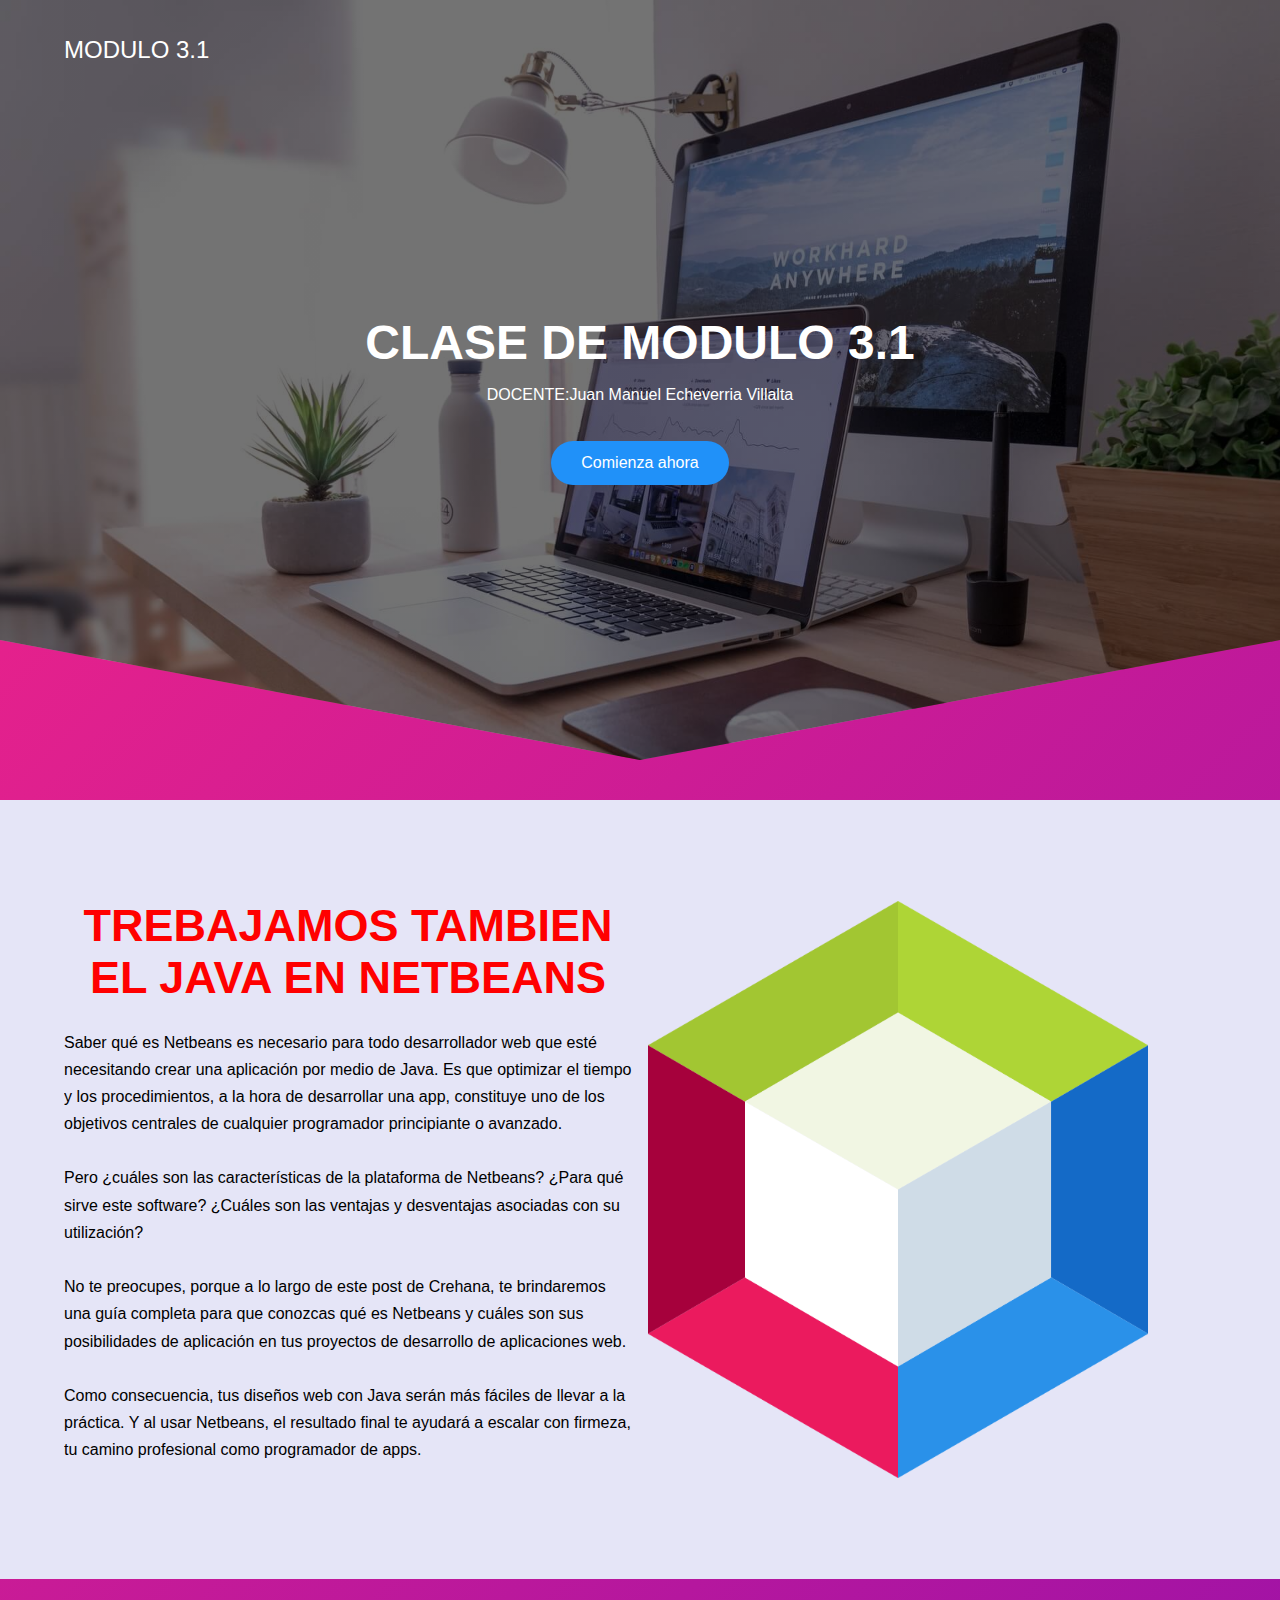
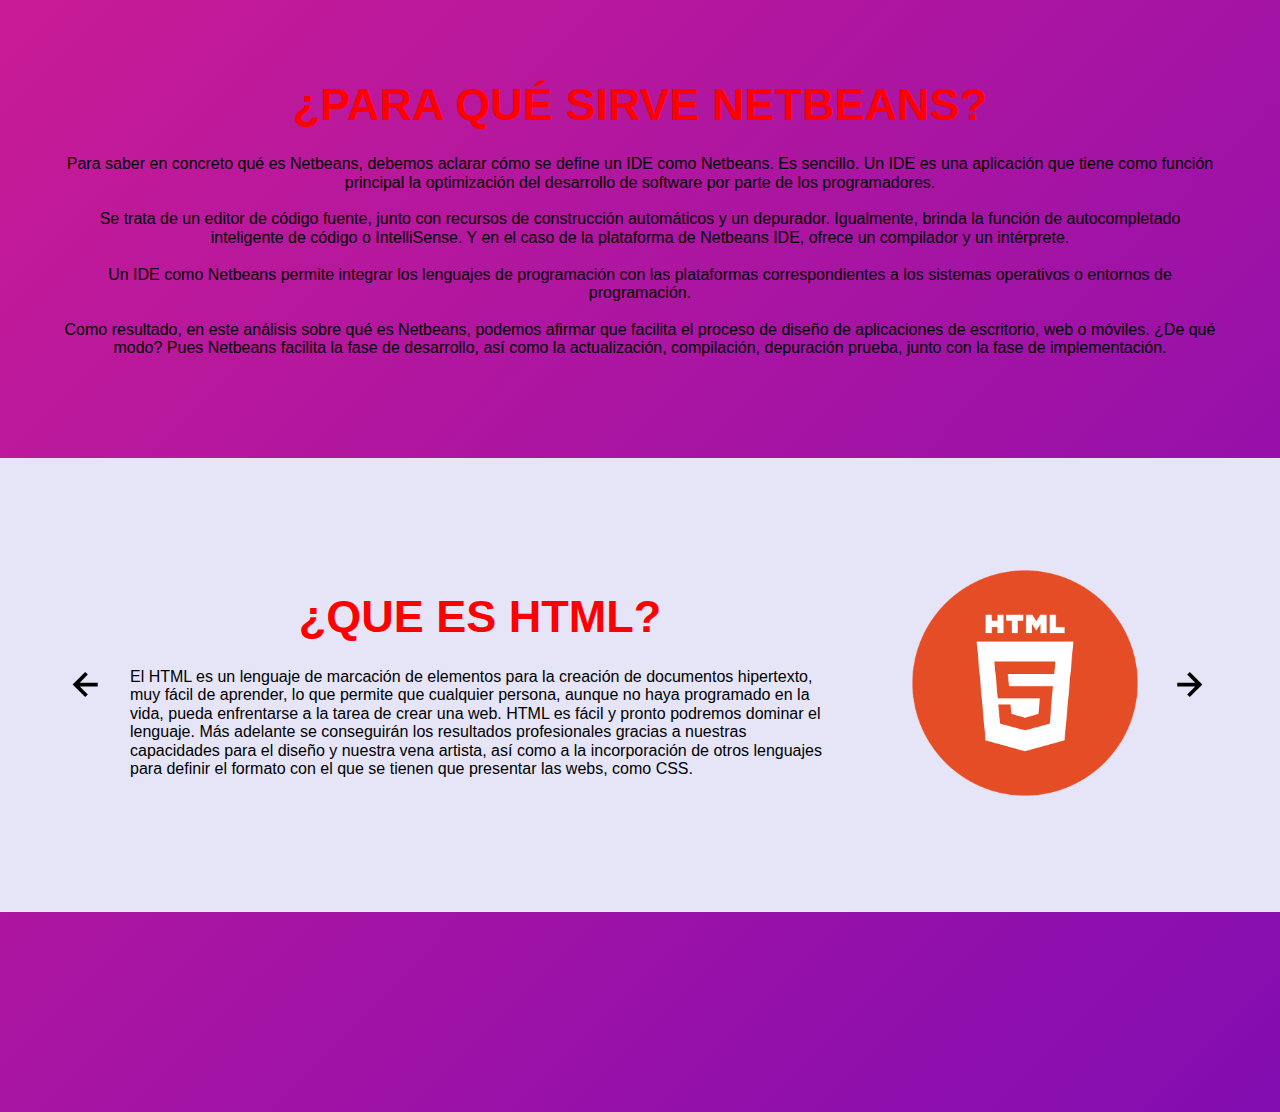
<file: modulo1/modulo1.html>
<!DOCTYPE html>
<html lang="es">

<head>
    <meta charset="UTF-8">
    <meta http-equiv="X-UA-Compatible" content="IE=edge">
    <meta name="viewport" content="width=device-width, initial-scale=1.0">
    <title>MODULO 3.1</title>
    <link rel="shortcut icon" href="./images/favicon" type="image/x-icon">
    <link rel="stylesheet" href="./css/normalize.css">
    <link rel="stylesheet" href="./css/estilos.css">

    <meta name="theme-color" content="#2091F9">

    <meta name="title" content="Aprende CSS desde cero">
    <meta name="description"
        content="Hola, soy una descripción que verás cuando busques algo de mi temática en Google.">


    <meta property="og:type" content="website">
    <meta property="og:url" content="https://alexcgdesign.github.io">
    <meta property="og:title" content="Aprende CSS desde cero">
    <meta property="og:description"
        content="Hola, soy una descripción que verás cuando busques algo de mi temática en Google.">
    <meta property="og:image" content="https://alexcgdesign.github.io/images/css.jpg">

    <meta property="twitter:card" content="summary_large_image">
    <meta property="twitter:url" content="https://www.jordanalex.com/">
    <meta property="twitter:title" content="Aprende CSS desde cero">
    <meta property="twitter:description"
        content="Hola, soy una descripción que verás cuando busques algo de mi temática en Google.">
    <meta property="twitter:image" content="https://alexcgdesign.github.io/images/css.jpg">
</head>

<body>

    <header class="hero">
        <nav class="nav container">
            <div class="nav__logo">
                <h2 class="nav__title">MODULO 3.1</h2>
            </div>

           
            <div class="nav__menu">
                <img src="./images/menu.svg" class="nav__img">
            </div>
        </nav>

        <section class="hero__container container">
            <h1 class="hero__title">CLASE DE MODULO 3.1</h1>
            <p class="hero__paragraph">DOCENTE:Juan Manuel Echeverria Villalta </p>
            <a href="#" class="cta">Comienza ahora</a>
        </section>
    </header>

    <main>


        <section class="knowledge">
            <div class="knowledge__container container">
                <div class="knowledege__texts">
                    <h2 class="subtitle">trebajamos tambien el JAVA en NetBeans</h2>
                    <p class="knowledge__paragraph">Saber qué es Netbeans es necesario para todo desarrollador web que esté necesitando crear una aplicación por medio de Java. Es que optimizar el tiempo y los procedimientos, a la hora de desarrollar una app, constituye uno de los objetivos centrales de cualquier programador principiante o avanzado. 
<br><br>
                    Pero ¿cuáles son las características de la plataforma de Netbeans? ¿Para qué sirve este software? ¿Cuáles son las ventajas y desventajas asociadas con su utilización?
<br><br>
                    No te preocupes, porque a lo largo de este post de Crehana, te brindaremos una guía completa para que conozcas qué es Netbeans y cuáles son sus posibilidades de aplicación en tus proyectos de desarrollo de aplicaciones web. 
<br><br>
                    Como consecuencia, tus diseños web con Java serán más fáciles de llevar a la práctica. Y al usar Netbeans, el resultado final te ayudará a escalar con firmeza, tu camino profesional como programador de apps.</p>

                </div>

                <figure class="knowledge__picture">
                    <img src="./images/ft1.png" class="knowledge__img">
                </figure>
            </div>
        </section>

        <section class="price container">
            <h2 class="subtitle">¿para qué sirve Netbeans?</h2>

Para saber en concreto qué es Netbeans, debemos aclarar cómo se define un IDE como Netbeans. Es sencillo. Un IDE es una aplicación que tiene como función principal la optimización del desarrollo de software por parte de los programadores.
<br><br>
Se trata de un editor de código fuente, junto con recursos de construcción automáticos y un depurador. Igualmente, brinda la función de autocompletado inteligente de código o IntelliSense. Y en el caso de la plataforma de Netbeans IDE, ofrece un compilador y un intérprete. 
<br><br>
Un IDE como Netbeans permite integrar los lenguajes de programación con las plataformas correspondientes a los sistemas operativos o entornos de programación.
<br><br>
Como resultado, en este análisis sobre qué es Netbeans, podemos afirmar que facilita el proceso de diseño de aplicaciones de escritorio, web o móviles. ¿De qué modo? Pues Netbeans facilita la fase de desarrollo, así como la actualización, compilación, depuración prueba, junto con la fase de implementación.


            </div>
        </section>

        <section class="testimony">
            <div class="testimony__container container">
                <img src="./images/leftarrow.svg" class="testimony__arrow" id="before">

                <section class="testimony__body testimony__body--show" data-id="1">
                    <div class="testimony__texts">
                        <h2 class="subtitle">¿Que es HTML? </h2>
                        <p class="testimony__review">El HTML es un lenguaje de marcación de elementos para la creación de documentos hipertexto, muy fácil de aprender, lo que permite que cualquier persona, aunque no haya programado en la vida, pueda enfrentarse a la tarea de crear una web. HTML es fácil y pronto podremos dominar el lenguaje. Más adelante se conseguirán los resultados profesionales gracias a nuestras capacidades para el diseño y nuestra vena artista, así como a la incorporación de otros lenguajes para definir el formato con el que se tienen que presentar las webs, como CSS.</p>
                    </div>

                    <figure class="testimony__picture">
                        <img src="./images/ft2.png" class="testimony__img">
                    </figure>
                </section>

                <section class="testimony__body" data-id="2">
                    <div class="testimony__texts">
                        <h2 class="subtitle">¿Que es CSS?</h2>
                        <p class="testimony__review">El HTML y CSS tienen una relación muy fuerte entre ellos, ya que el HTML es un lenguaje de marcado (constituye la base de un sitio web) y CSS define el estilo de la página (toda la parte estética).
                         <br><br>
                        A pesar de que las Hojas de Estilo en Cascada no son imprescindibles, son importantes para darle forma y apariencia a tu página web. Si solo usas HTML tu página se verá desnuda y no destacará entre la competencia.</p>
                    </div>

                    <figure class="testimony__picture">
                        <img src="./images/ft3.jpg" class="testimony__img">
                    </figure>
                </section>

                <section class="testimony__body" data-id="3">
                    <div class="testimony__texts">
                        <h2 class="subtitle">¿Que es PHP?</h2>
                        <p class="testimony__review">PHP es un lenguaje de código abierto muy popular, adecuado para desarrollo web y que puede ser incrustado en HTML. Es popular porque un gran número de páginas y portales web están creadas con PHP. Código abierto significa que es de uso libre y gratuito para todos los programadores que quieran usarlo. Incrustado en HTML significa que en un mismo archivo vamos a poder combinar código PHP con código HTML, siguiendo unas reglas.</p>
                    </div>

                    <figure class="testimony__picture">
                        <img src="./images/ft4.png" class="testimony__img">
                    </figure>
                </section>

                <section class="testimony__body" data-id="4">
                    <div class="testimony__texts">
                        <h2 class="subtitle">¿Que es JAVA?</h2>
                        <p class="testimony__review">“Java es un lenguaje de programación y una plataforma informática comercializada por primera vez en 1995 por Sun Microsystems”. Así de fácil resume la propia web de Java qué es esta tecnología que tantos éxitos le ha reportado a la compañía.
                         <br><br>
                        Nació con el objetivo de ser un lenguaje de programación de estructura sencilla que pudiera ser ejecutado en diversos sistemas operativos. En lo que respecta a su nombre, inicialmente iba a denominarse Oak pero, como esta marca ya estaba registrada, se acabó optando por Java.</p>
                    </div>

                    <figure class="testimony__picture">
                        <img src="./images/ft5.png" class="testimony__img">
                    </figure>
                </section>


                <img src="./images/rightarrow.svg" class="testimony__arrow" id="next">
            </div>
        </section>

        <section class="questions container">
 


    <script src="./js/slider.js"></script>
    <script src="./js/questions.js"></script>
    <script src="./js/menu.js"></script>
</body>

</html>
</file>
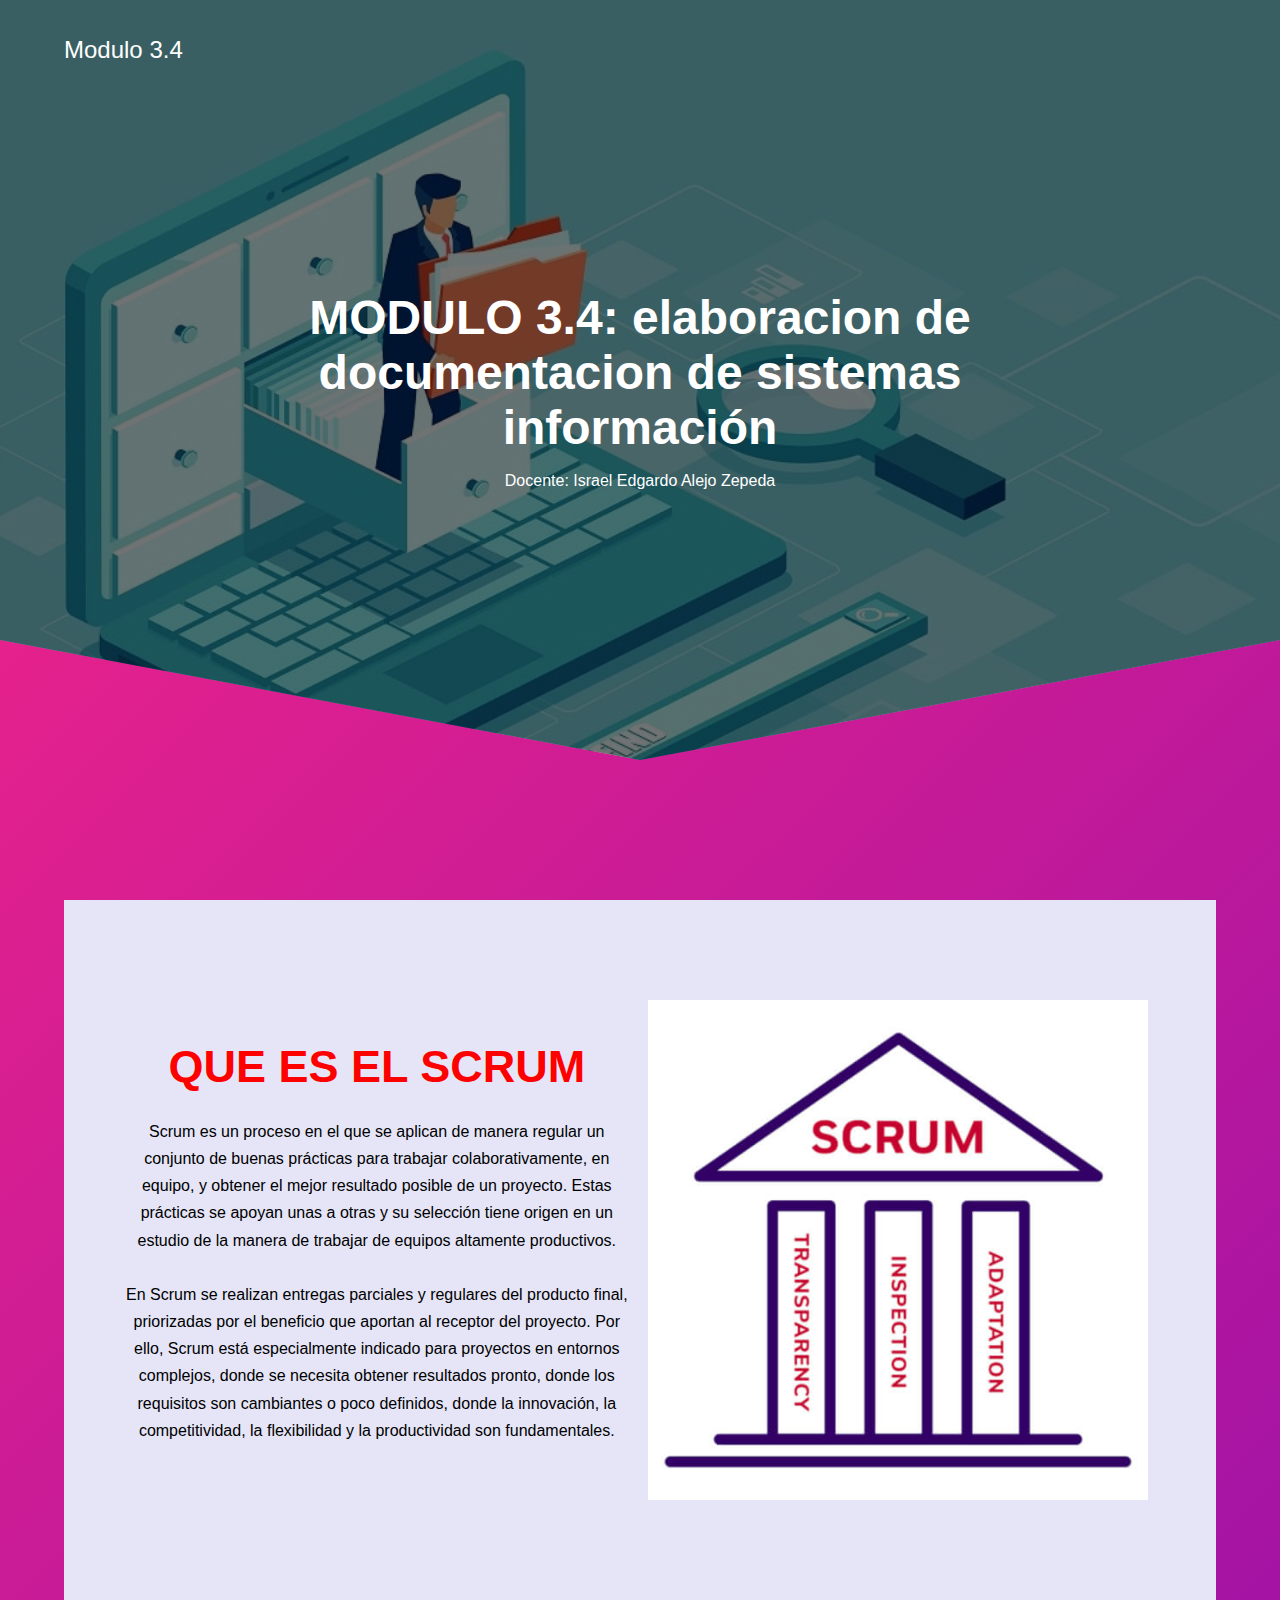
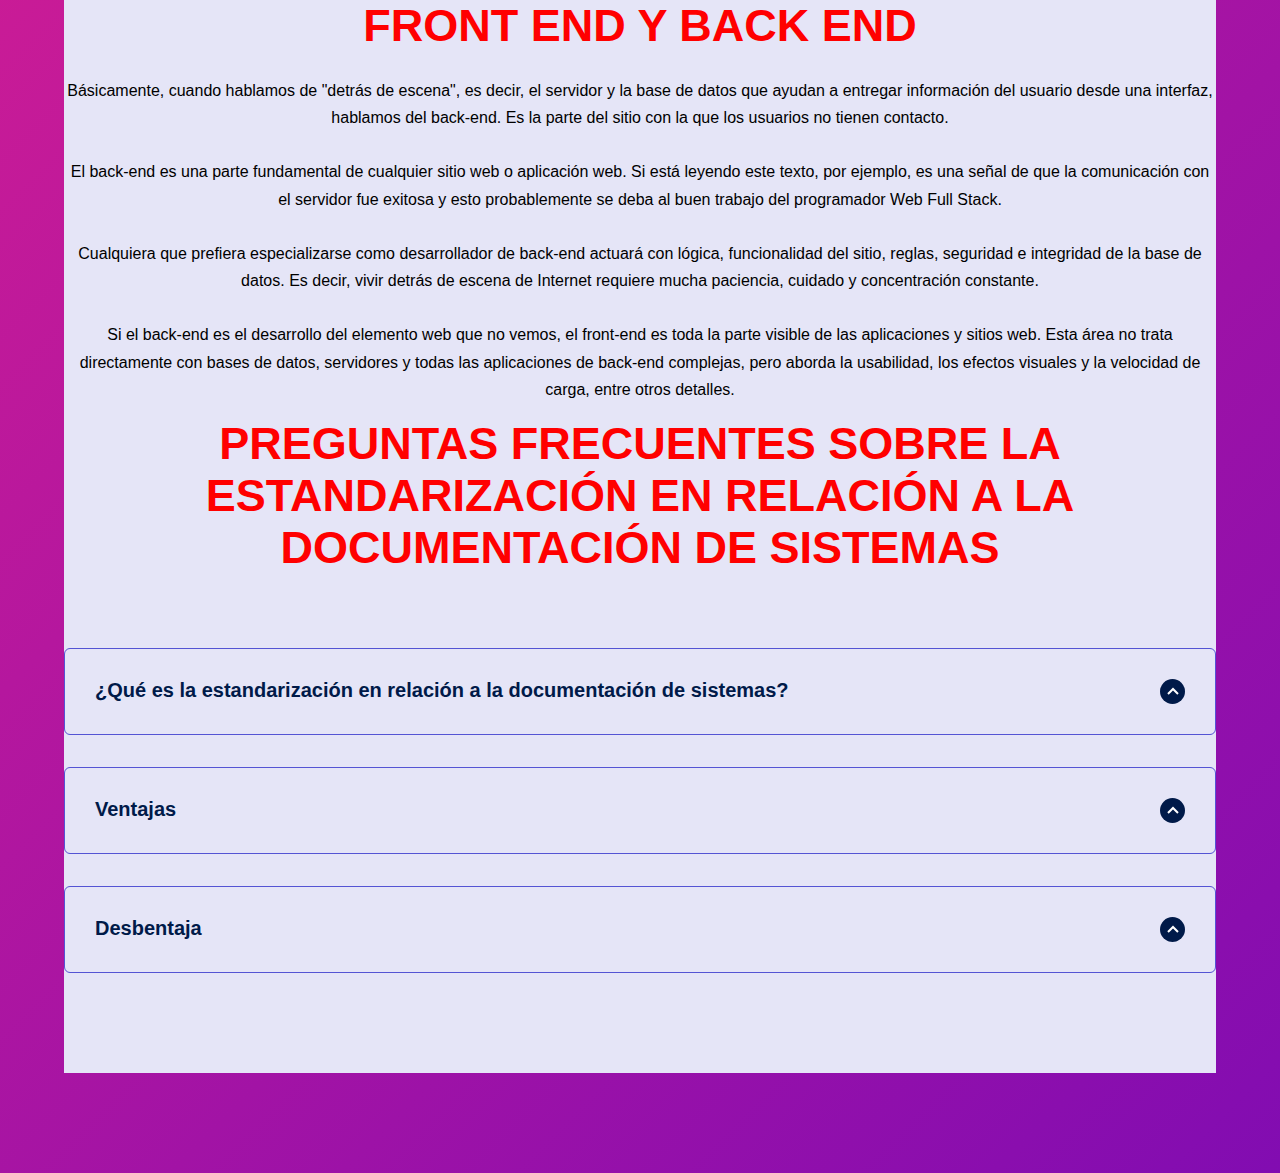
<file: modulo2/modulo2.html>
<!DOCTYPE html>
<html lang="es">

<head>
    <meta charset="UTF-8">
    <meta http-equiv="X-UA-Compatible" content="IE=edge">
    <meta name="viewport" content="width=device-width, initial-scale=1.0">
    <title>modulo3.4</title>
    <link rel="shortcut icon" href="./images/" type="image/x-icon">
    <link rel="stylesheet" href="./css/normalize.css">
    <link rel="stylesheet" href="./css/estilos.css">

    <meta name="theme-color" content="#2091F9">

    <meta name="title" content="Aprende CSS desde cero">
    <meta name="description"
        content="Hola, soy una descripción que verás cuando busques algo de mi temática en Google.">


    <meta property="og:type" content="website">
    <meta property="og:url" content="https://alexcgdesign.github.io">
    <meta property="og:title" content="Aprende CSS desde cero">
    <meta property="og:description"
        content="Hola, soy una descripción que verás cuando busques algo de mi temática en Google.">
    <meta property="og:image" content="https://alexcgdesign.github.io/images/css.jpg">

    <meta property="twitter:card" content="summary_large_image">
    <meta property="twitter:url" content="https://www.jordanalex.com/">
    <meta property="twitter:title" content="Aprende CSS desde cero">
    <meta property="twitter:description"
        content="Hola, soy una descripción que verás cuando busques algo de mi temática en Google.">
    <meta property="twitter:image" content="https://alexcgdesign.github.io/images/css.jpg">
</head>

<body>

    <header class="hero">
        <nav class="nav container">
            <div class="nav__logo">
                <h2 class="nav__title">Modulo 3.4</h2>
            </div>

            

            <div class="nav__menu">
                <img src="./images/menu.svg" class="nav__img">
            </div>
        </nav>

        <section class="hero__container container">
            <h1 class="hero__title">MODULO 3.4: elaboracion de documentacion de sistemas información</h1>
            <p class="hero__paragraph">Docente: Israel Edgardo Alejo Zepeda</p>
        </section>
    </header>

    <main>
        <section class="container about">

   

        <section class="knowledge">
            <div class="knowledge__container container">
                <div class="knowledege__texts">
                    <h2 class="subtitle">QUE ES EL SCRUM</h2>
                    <p class="knowledge__paragraph">Scrum es un proceso en el que se aplican de manera regular un conjunto de buenas prácticas para trabajar colaborativamente, en equipo, y obtener el mejor resultado posible de un proyecto. Estas prácticas se apoyan unas a otras y su selección tiene origen en un estudio de la manera de trabajar de equipos altamente productivos.
                    <br><br>
                    En Scrum se realizan entregas parciales y regulares del producto final, priorizadas por el beneficio que aportan al receptor del proyecto. Por ello, Scrum está especialmente indicado para proyectos en entornos complejos, donde se necesita obtener resultados pronto, donde los requisitos son cambiantes o poco definidos, donde la innovación, la competitividad, la flexibilidad y la productividad son fundamentales.</p>
                </div>

                <figure class="knowledge__picture">
                    <img src="./images/ft1.jpeg" class="knowledge__img">
                </figure>
            </div>
        </section>

        <section class="knowledge">
            <h2 class="subtitle">FRONT END Y BACK END</h2>
        <p class="knowledge__paragraph">Básicamente, cuando hablamos de "detrás de escena", es decir, el servidor y la base de datos que ayudan a entregar información del usuario desde una interfaz, hablamos del back-end. Es la parte del sitio con la que los usuarios no tienen contacto.  
<br><br>
        El back-end es una parte fundamental de cualquier sitio web o aplicación web. Si está leyendo este texto, por ejemplo, es una señal de que la comunicación con el servidor fue exitosa y esto probablemente se deba al buen trabajo del programador Web Full Stack.  
<br><br>
        Cualquiera que prefiera especializarse como desarrollador de back-end actuará con lógica, funcionalidad del sitio, reglas, seguridad e integridad de la base de datos. Es decir, vivir detrás de escena de Internet requiere mucha paciencia, cuidado y concentración constante.
<br><br>
        Si el back-end es el desarrollo del elemento web que no vemos, el front-end es toda la parte visible de las aplicaciones y sitios web. Esta área no trata directamente con bases de datos, servidores y todas las aplicaciones de back-end complejas, pero aborda la usabilidad, los efectos visuales y la velocidad de carga, entre otros detalles.</p>
       </section>





        <section class="knowledge">
            <h2 class="subtitle">Preguntas frecuentes Sobre la estandarización en relación a la documentación de sistemas</h2>


            <section class="questions__container">
                <article class="questions__padding">
                    <div class="questions__answer">
                        <h3 class="questions__title">¿Qué es la estandarización en relación a la documentación de sistemas?
                            <span class="questions__arrow">
                                <img src="./images/arrow.svg" class="questions__img">
                            </span>
                        </h3>

                        <p class="questions__show">Por mucho que los sectores financiero y bancario en su conjunto tengan particularidades en su gestión, existen departamentos y tareas que siguen las mismas especificidades de cualquier tipo de negocio. Uno de esos aspectos es la estandarización de procesos.
<br><br>
                        Muchos gerentes creen que organizar actividades, automatizar sectores y documentar todo lo que se hace son medidas que solo afectan la planificación y organización de la empresa.
<br><br>
                        Sin embargo, la estandarización del proceso va más allá, ya que permite aumentar los resultados de la corporación al maximizar la rentabilidad y reducir los costos innecesarios. Si la empresa en la que se encuentra está atascada en el tiempo y carece de indicadores, vea cómo la estandarización puede ayudar.</p>
                    </div>
                </article>

                <article class="questions__padding">
                    <div class="questions__answer">
                        <h3 class="questions__title">Ventajas 
                            <span class="questions__arrow">
                                <img src="./images/arrow.svg" class="questions__img">
                            </span>
                        </h3>

                        <p class="questions__show">
                            1. Centralización de la información
                            <br><br>
                            2. Acceso a la información
                            <br><br>
                            3. Informatización de procesos documentales
                            <br><br>
                            4. Seguridad y confidencialidad
                            <br><br>
                            5. Cumplimiento de los requisitos ISO
                            <br><br>
                        </p>
                    </div>
                </article>

                <article class="questions__padding">
                    <div class="questions__answer">
                        <h3 class="questions__title">Desbentaja
                            <span class="questions__arrow">
                                <img src="./images/arrow.svg" class="questions__img">
                            </span>
                        </h3>

                        <p class="questions__show">
                            1- No existe un estándar con respecto a formatos electrónicos por lo que podemos encontrar múltiples procesos y formatos haciendo más complicado el decidir qué queremos.
<br><br>
                            2- Comenzar un proceso desde cero en una empresa puede tomar mucho tiempo, además de un cambio en la cultura de almacenamiento que se tenga en la organización que contrate el servicio o decida implementarlo.
<br><br>
                            3- Si no se tiene bien claro el tipo de indexación a aplicarse, más adelante puede resultar complicado el encontrar un documento específico.
                        </p>
                    </div>
                </article>
            </section>



    <script src="./js/slider.js"></script>
    <script src="./js/questions.js"></script>
    <script src="./js/menu.js"></script>
</body>

</html>
</file>
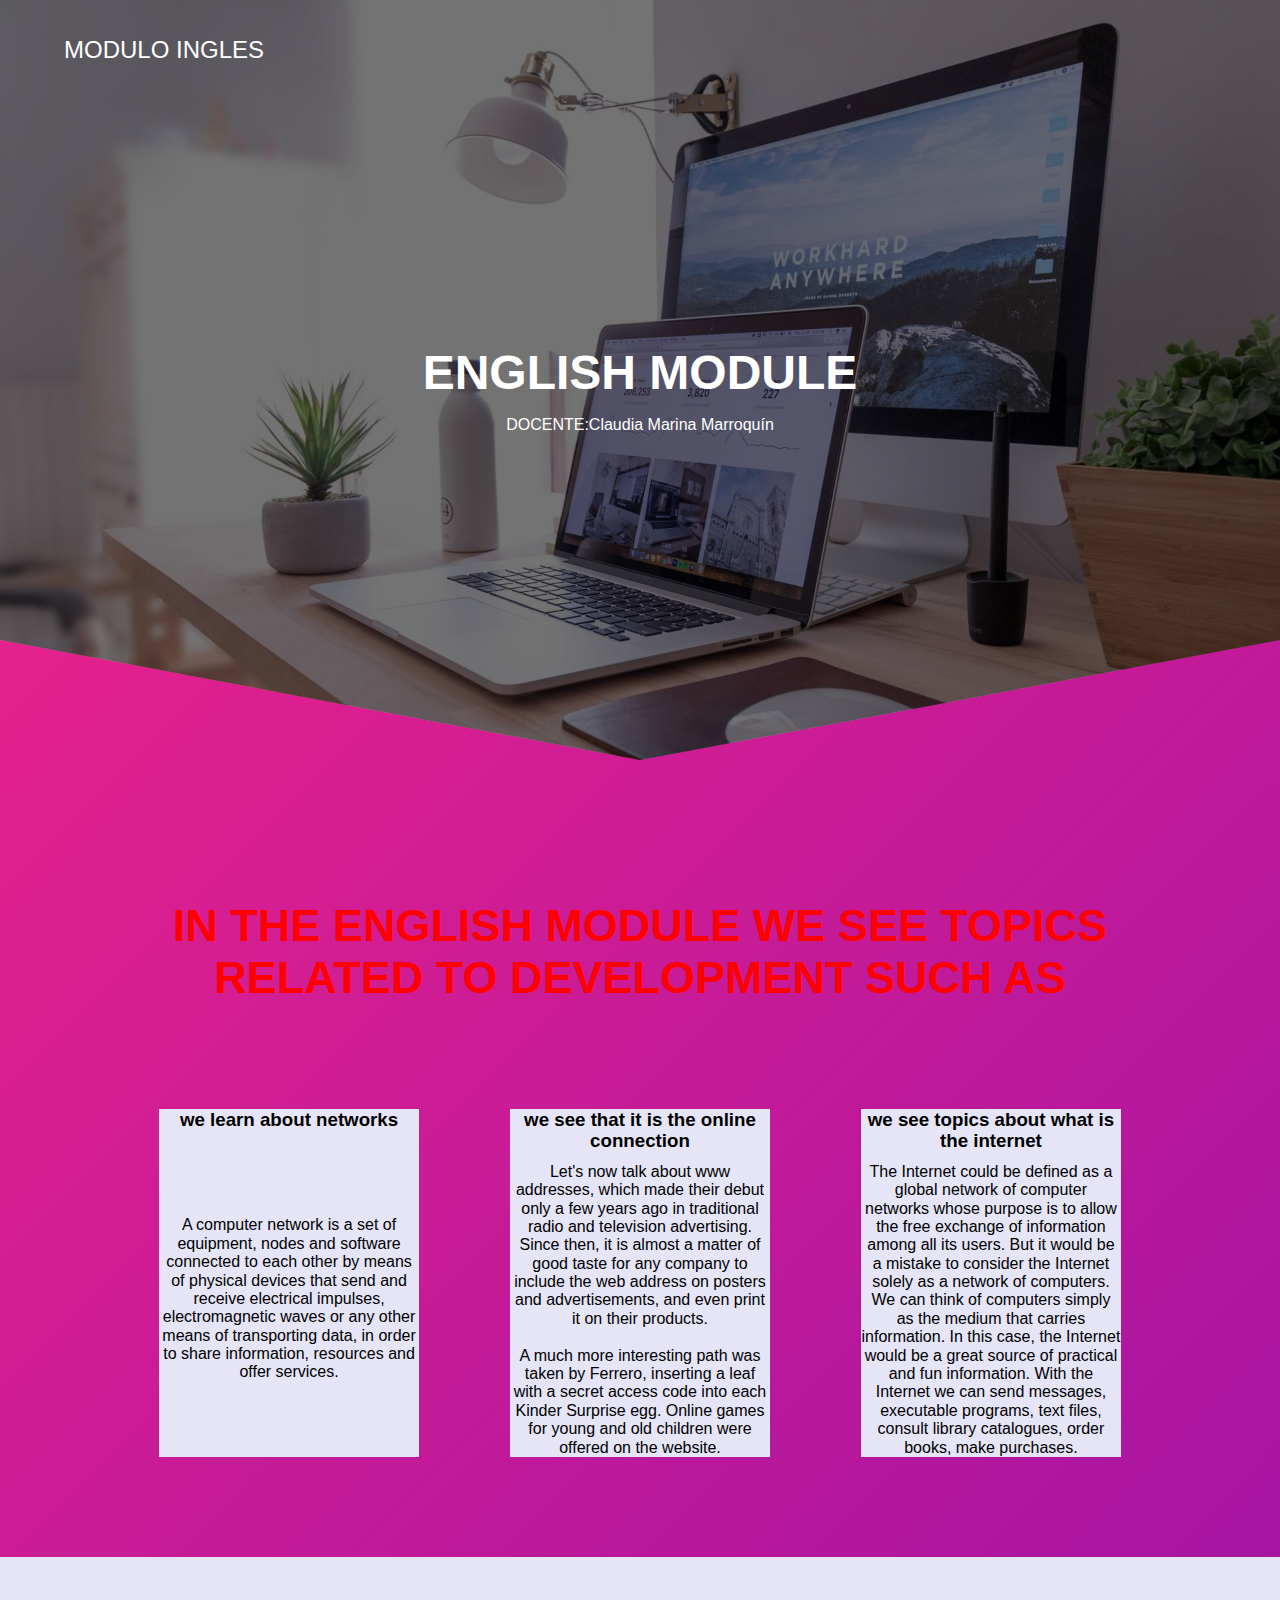
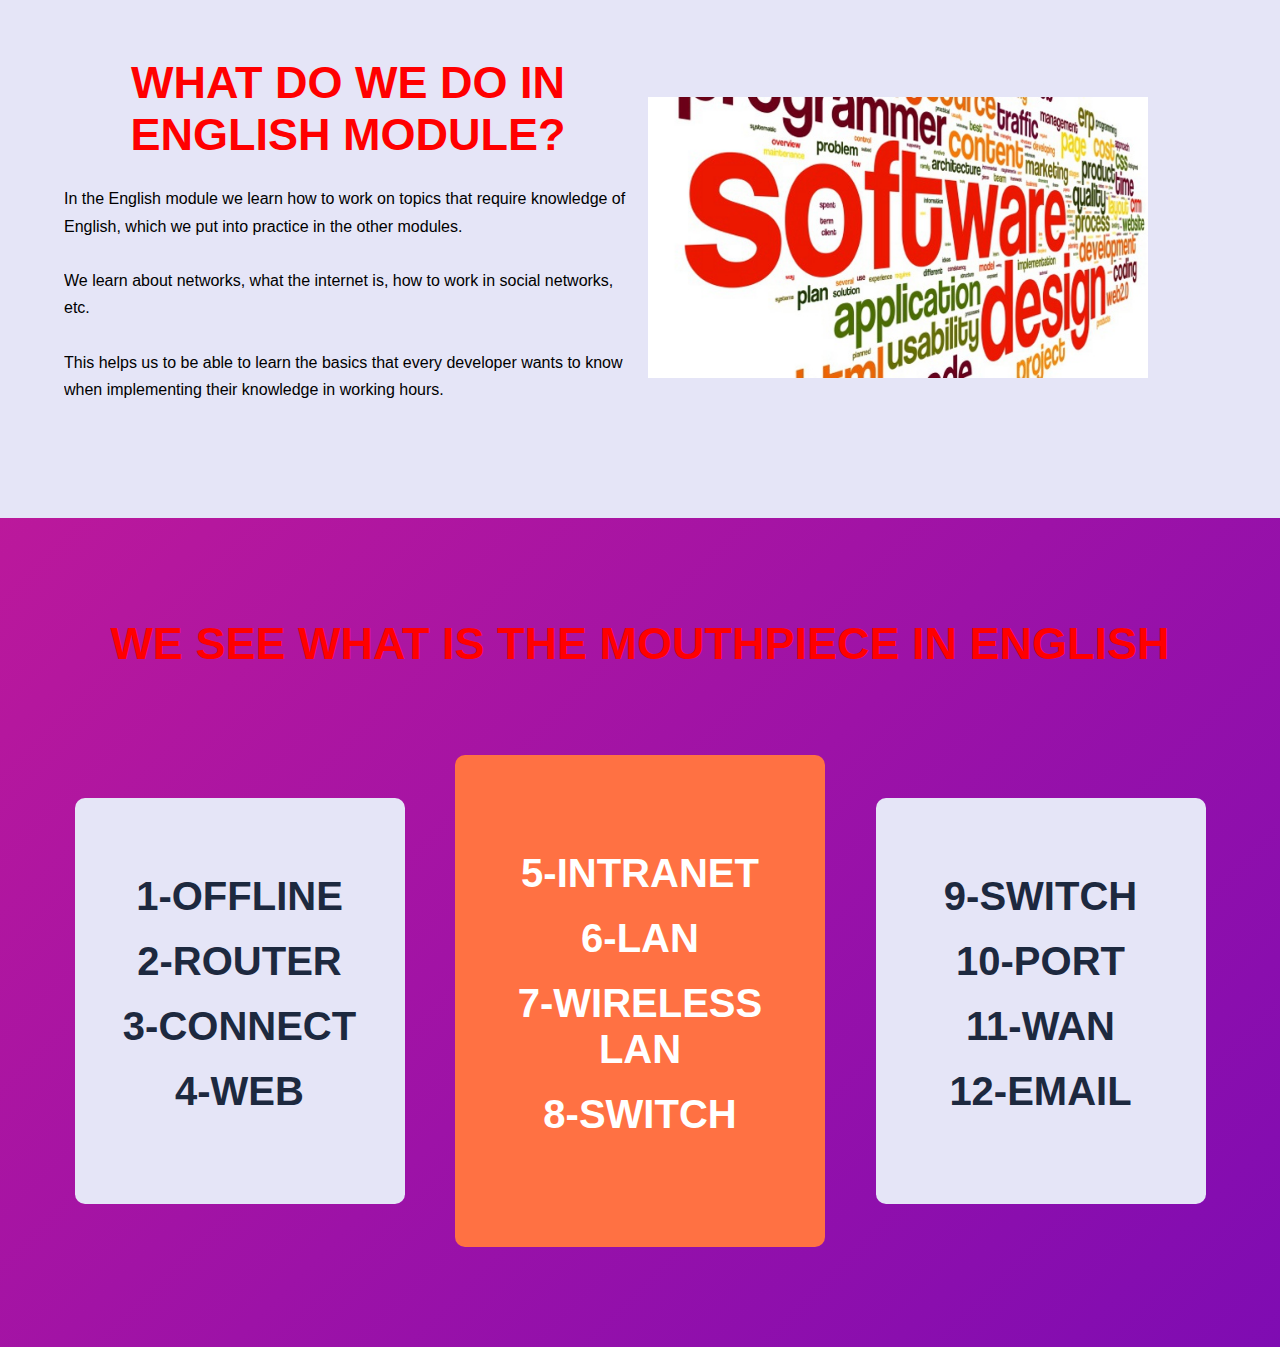
<file: modulo3/modulo3.html>
<!DOCTYPE html>
<html lang="es">

<head>
    <meta charset="UTF-8">
    <meta http-equiv="X-UA-Compatible" content="IE=edge">
    <meta name="viewport" content="width=device-width, initial-scale=1.0">
    <title>modulo ingles</title>
    <link rel="shortcut icon" href="./images/" type="image/x-icon">
    <link rel="stylesheet" href="./css/normalize.css">
    <link rel="stylesheet" href="./css/estilos.css">

    <meta name="theme-color" content="#2091F9">

    <meta name="title" content="Aprende CSS desde cero">
    <meta name="description"
        content="Hola, soy una descripción que verás cuando busques algo de mi temática en Google.">


    <meta property="og:type" content="website">
    <meta property="og:url" content="https://alexcgdesign.github.io">
    <meta property="og:title" content="Aprende CSS desde cero">
    <meta property="og:description"
        content="Hola, soy una descripción que verás cuando busques algo de mi temática en Google.">
    <meta property="og:image" content="https://alexcgdesign.github.io/images/css.jpg">

    <meta property="twitter:card" content="summary_large_image">
    <meta property="twitter:url" content="https://www.jordanalex.com/">
    <meta property="twitter:title" content="Aprende CSS desde cero">
    <meta property="twitter:description"
        content="Hola, soy una descripción que verás cuando busques algo de mi temática en Google.">
    <meta property="twitter:image" content="https://alexcgdesign.github.io/images/css.jpg">
</head>

<body>

    <header class="hero">
        <nav class="nav container">
            <div class="nav__logo">
                <h2 class="nav__title">MODULO INGLES</h2>
            </div>



            <div class="nav__menu">
                <img src="./images/menu.svg" class="nav__img">
            </div>
        </nav>

        <section class="hero__container container">
            <h1 class="hero__title">ENGLISH MODULE</h1>
            <p class="hero__paragraph">DOCENTE:Claudia Marina Marroquín </p>

        </section>
    </header>

    <main>
        <section class="container about">
            <h2 class="subtitle">In the English module we see topics related to development such as</h2>


            <div class="about__main">
                <article class="about__icons knowledge">

                    <h3 class="about__title">we learn about networks</h3>
                    <p class="about__paragrah">A computer network is a set of equipment, nodes and software connected to each other by means of physical devices that send and receive electrical impulses, electromagnetic waves or any other means of transporting data, in order to share information, resources and offer services.</p>
                </article>

                <article class="about__icons knowledge">

                    <h3 class="about__title">we see that it is the online connection</h3>
                    <p class="about__paragrah">Let's now talk about www addresses, which made their debut only a few years ago in traditional radio and television advertising. Since then, it is almost a matter of good taste for any company to include the web address on posters and advertisements, and even print it on their products.
                    <br><br>
                    A much more interesting path was taken by Ferrero, inserting a leaf with a secret access code into each Kinder Surprise egg. Online games for young and old children were offered on the website.</p>
                </article>

                <article class="about__icons knowledge">

                    <h3 class="about__title">we see topics about what is the internet</h3>
                    <p class="about__paragrah">The Internet could be defined as a global network of computer networks whose purpose is to allow the free exchange of information among all its users. But it would be a mistake to consider the Internet solely as a network of computers. We can think of computers simply as the medium that carries information. In this case, the Internet would be a great source of practical and fun information. With the Internet we can send messages, executable programs, text files, consult library catalogues, order books, make purchases.</p>
                </article>
            </div>
        </section>

        <section class="knowledge">
            <div class="knowledge__container container">
                <div class="knowledege__texts">
                    <h2 class="subtitle">What do we do in English module?</h2>
                    <p class="knowledge__paragraph">In the English module we learn how to work on topics that require knowledge of English, which we put into practice in the other modules.
<br><br>
                    We learn about networks, what the internet is, how to work in social networks, etc.
<br><br>
                    This helps us to be able to learn the basics that every developer wants to know when implementing their knowledge in working hours.</p>

                </div>

                <figure class="knowledge__picture">
                    <img src="./images/ft2.jpg" class="knowledge__img">
                </figure>
            </div>
        </section>

        <section class="price container">
            <h2 class="subtitle">we see what is the mouthpiece in English</h2>

            <div class="price__table">



                <div class="price__element">

                    <div class="price__items">
<h3 class="price__price">1-OFFLINE</h3>
<h3 class="price__price">2-ROUTER</h3>
<h3 class="price__price">3-CONNECT</h3>
<h3 class="price__price">4-WEB</h3>

                    </div>


                </div>


                <div class="price__element price__element--best">



                    <div class="price__items">
<h3 class="price__price">5-INTRANET</h3>
<h3 class="price__price">6-LAN</h3>
<h3 class="price__price">7-WIRELESS LAN</h3>
<h3 class="price__price">8-SWITCH</h3>
                    </div>


                </div>


                <div class="price__element">


                    <div class="price__items">
<h3 class="price__price">9-SWITCH</h3>
<h3 class="price__price">10-PORT</h3>
<h3 class="price__price">11-WAN</h3>
<h3 class="price__price">12-EMAIL</h3>


                    </div>


                </div>


            </div>
 

    <script src="./js/slider.js"></script>
    <script src="./js/questions.js"></script>
    <script src="./js/menu.js"></script>
</body>

</html>
</file>
<file: modulo1/css/estilos.css>
*{
    margin: 0;
    padding: 0;
    font-family: ´poppins´,sans-serif;
}


body{
background-image: linear-gradient(135deg,

#f72585,
#b5179e,
#7209b7,
#3f37c9,
#4361ee);


        background-size: 500%;
        animation: fanimado 10s infinite;
}

.texto{
    color: white;
    text-align: center;
    margin: 300px 0;
    font-size: 28px;
}

@keyframes fanimado{
    0%{
        background-position: 0% 50%;
    }
    50%{
        background-position: 100% 50%;
    }
     100%{
        background-position: 0% 50%;
    }
}




@import url('https://fonts.googleapis.com/css2?family=Poppins:wght@300;400;600;700&display=swap');

:root {
    --padding-container: 100px 0;
    --color-title: #001A49;
}

body {
    font-family: 'Poppins', sans-serif;
}

.container {
    width: 90%;
    max-width: 1200px;
    margin: 0 auto;
    overflow: hidden;
    padding: var(--padding-container);
}

.hero {
    width: 100%;
    height: 100vh;
    min-height: 600px;
    max-height: 800px;
    position: relative;
    display: grid;
    grid-template-rows: 100px 1fr;
    color: #fff;
}

.hero::before {
    content: "";
    position: absolute;
    top: 0;
    left: 0;
    width: 100%;
    height: 100%;
    background-image: linear-gradient(180deg, #0000008c 0%, #0000008c 100%), url('../images/computer.jpg');
    background-size: cover;
    clip-path: polygon(0 0, 100% 0, 100% 80%, 50% 95%, 0 80%);
    z-index: -1;
}


/* Nav */

.nav {
    --padding-container: 0;
    height: 100%;
    display: flex;
    align-items: center;
}

.nav__title {
    font-weight: 300;
}

.nav__link {
    margin-left: auto;
    padding: 0;
    display: grid;
    grid-auto-flow: column;
    grid-auto-columns: max-content;
    gap: 2em;
}

.nav__items {
    list-style: none;
}

.nav__links {
    color: #fff;
    text-decoration: none;
}

.nav__menu {
    margin-left: auto;
    cursor: pointer;
    display: none;
}

.nav__img {
    display: block;
    width: 30px;
}


.nav__close {
    display: var(--show, none);
}


/* Hero container */

.hero__container {
    max-width: 800px;
    --padding-container: 0;
    display: grid;
    grid-auto-rows: max-content;
    align-content: center;
    gap: 1em;
    padding-bottom: 100px;
    text-align: center;
}

.hero__title {
    font-size: 3rem;
}

.hero__paragraph {
    margin-bottom: 20px;
}

.cta {
    display: inline-block;
    background-color: #2091F9;
    justify-self: center;
    color: #fff;
    text-decoration: none;
    padding: 13px 30px;
    border-radius: 32px;
}

/* About */

.about {
    text-align: center;
}

.subtitle {
    color: var(--color-title);
    font-size: 2rem;
    margin-bottom: 25px;
        color: #ff0000;
    text-align: center; 
    font-size: 45px;
    text-transform: uppercase; 

}


.about__paragraph {
    line-height: 1.7;
}

.about__main {
    padding-top: 80px;
    display: grid;
    width: 90%;
    margin: 0 auto;
    gap: 1em;
    overflow: hidden;
    grid-template-columns: repeat(auto-fit, minmax(260px, auto));
}


.about__icons {
    display: grid;
    gap: 1em;
    justify-items: center;
    width: 260px;
    overflow: hidden;
    margin: 0 auto;
}

.about__icon {
    width: 40px;
}

/* Knowledge */

.knowledge {
    background-color: #e5e5f7;
    background-image: radial-gradient(#444cf7 0.5px, transparent 0.5px), radial-gradient(#444cf7 0.5px, #e5e5f7 0.5px);
    background-size: 20px 20px;
    background-position: 0 0, 10px 10px;
    overflow: hidden;
}

.knowledge__container{
    display: grid;
    grid-template-columns: 1fr 1fr;
    gap: 1em;
    align-items: center;
}

.knowledge__picture{
    max-width: 500px;
}

.knowledge__paragraph{
    line-height: 1.7;
    margin-bottom: 15px;
}

.knowledge__img{
    width: 100%;
    display: block;
}

/* price */

.price{
    text-align: center;
}

.price__table{
    padding-top: 60px;
    display: flex;
    flex-wrap: wrap;
    gap: 2.5em;
    justify-content: space-evenly;
    align-items: center;
}

.price__element{
    background-color: #e5e5f7;
    text-align: center;
    border-radius: 10px;
    width: 330px;
    padding: 40px;
    --color-plan: #696871;
    --color-price: #1D293F;
    --bg-cta: #fff;
    --color-cta: #5454D4;
    --color-items: #696871;
}

.price__element--best{
    width: 370px;
    padding: 60px 40px;
    background-color: #FF7143;
    --color-plan: rgb(255 255 255 / 75%);
    --color-price: #fff;
    --bg-cta: #9F3919;
    --color-cta: #FFF;
    --color-items: #fff;
}


.price__name{
    color: var(--color-plan);
    margin-bottom: 15px;
    font-weight: 300;
}

.price__price{
    font-size: 2.5rem;
    color: var(--color-price);
}

.price__items{
    margin-top: 35px;
    display: grid;
    gap: 1em;
    font-weight: 300;
    font-size: 1.2rem;
    margin-bottom: 50px;
    color: var(--color-items);
}

.price__cta{
    display: block;
    padding: 20px 0;
    border-radius: 10px;
    text-decoration: none;
    background-color: var(--bg-cta);
    font-weight: 600;
    color: var(--color-cta);
    box-shadow: 0 0 1px rgba(0, 0, 0, .5);
}

/* Testimony */

.testimony{
    background-color: #e5e5f7;
}

.testimony__container{
    display: grid;
    grid-template-columns: 50px 1fr 50px;
    gap: 1em;
    align-items: center;
}

.testimony__body{
    display: grid;
    grid-template-columns: 1fr max-content;
    justify-content: space-between;
    align-items: center;
    gap: 2em;
    grid-column: 2/3;
    grid-row: 1/2;
    opacity: 0;
    pointer-events: none;
}


.testimony__body--show{
    pointer-events: unset;
    opacity: 1;
    transition: opacity 1.5s ease-in-out;
}

.testimony__img{
    width: 250px;
    height: 250px;
    border-radius: 50%;
    object-fit: cover;
    object-position: 50% 30%;
}

.testimony__texts{
    max-width: 700px;
}

.testimony__course{
    background-color: royalblue;
    color: #fff;
    display: inline-block;
    padding: 5px;
}

.testimony__arrow{
    width: 90%;
    cursor: pointer;
}

/* Questions */

.questions{
    text-align: center;
}

.questions__container{
    display: grid;
    gap: 2em;
    padding-top: 50px;
    padding-bottom: 100px;
}

.questions__padding{
    padding: 0;
    transition: padding .3s;
    border: 1px solid #5454D4;
    border-radius: 6px;
}

.questions__padding--add{
    padding-bottom: 30px;
}

.questions__answer{
    padding: 0 30px 0;
    overflow: hidden;
}

.questions__title{
    text-align: left;
    display: flex;
    font-size: 20px;
    padding: 30px 0 30px;
    cursor: pointer;
    color: var(--color-title);
    justify-content: space-between;
}

.questions__arrow{
    border-radius: 50%;
    background-color: var(--color-title);
    width: 25px;
    height: 25px;
    display: flex;
    justify-content: center;
    align-items: center;
    align-self: flex-end;
    margin-left: 10px;
    transition:  transform .3s;
}

.questions__arrow--rotate{
    transform: rotate(180deg);
}

.questions__show{
    text-align: left;
    height: 0;
    transition: height .3s;
}

.questions__img{
    display: block;
}

.questions__copy{
    width: 60%;
    margin: 0 auto;
    margin-bottom: 30px;
}

/* Footer */

.footer{
    background-color: #1D293F;
}

.footer__title{
    font-weight: 300;
    font-size: 2rem;
    margin-bottom: 30px;
}

.footer__title, .footer__newsletter{
    color: #fff;
}


.footer__container{
    display: flex;
    justify-content: space-between;
    align-items: center;
    border-bottom: 1px solid #fff;
    padding-bottom: 60px;
}

.nav--footer{
    padding-bottom: 20px;
    display: grid;
    gap: 1em;
    grid-auto-flow: row;
    height: 100%;
}

.nav__link--footer{
    display: flex;
    margin: 0;
    margin-right: 20px;
    flex-wrap: wrap;
}

.footer__inputs{
    margin-top: 10px;
    display: flex;
    overflow: hidden;
}

.footer__input{
    background-color: #fff;
    height: 50px;
    display: block;
    padding-left: 10px;
    border-radius: 6px;
    font-size: 1rem;
    outline: none;
    border: none;
    margin-right: 16px;
}

.footer__submit{
    margin-left: auto;
    display: inline-block;
    height: 50px;
    padding: 0 20px ;
    background-color: #2091F9;
    border: none;
    font-size: 1rem;
    color: #fff;
    border-radius: 6px;
    cursor: pointer;
}

.footer__copy{
    --padding-container: 30px 0;
    text-align: center;
    color: #fff;
}

.footer__copyright{
    font-weight: 300;
}

.footer__icons{
    margin-bottom: 10px;
}

.footer__img{
    width: 30px;
}

/* Media queries */

@media (max-width:800px){
    .nav__menu{
        display: block;
    }

    .nav__link--menu{
        position: fixed;
        background-color: #000;
        top: 0;
        left: 0;
        height: 100%;
        width: 100%;
        display: flex;
        flex-direction: column;
        justify-content: space-evenly;
        align-items: center;
        z-index: 100;
        opacity: 0;
        pointer-events: none;
        transition: .7s opacity;
    }

    .nav__link--show{
        --show: block;
        opacity:1 ;
        pointer-events: unset;
    }

    .nav__close{
        position: absolute;
        top: 30px;
        right: 30px;
        width: 30px;
        cursor: pointer;
    }

    .hero__title{
        font-size: 2.5rem;
    }


    .about__main{
        gap: 2em;
    }

    .about__icons:last-of-type{
        grid-column: 1/-1;
    }


    .knowledge__container{
        grid-template-columns: 1fr;
        grid-template-rows: max-content 1fr;
        gap: 3em;
        text-align: center;
    }

    .knowledge__picture{
        grid-row: 1/2;
        justify-self: center;
    }

    .testimony__container{
        grid-template-columns: 30px 1fr 30px;
    }

    .testimony__body{
        grid-template-columns: 1fr;
        grid-template-rows: max-content max-content;
        gap: 3em;
        justify-items:center ;
    }


    .testimony__img{
        width: 200px;
        height: 200px;
        
    }

    .questions__copy{
        width: 100%;
    }

    .footer__container{
        flex-wrap: wrap;
    }

    .nav--footer{
        width: 100%;
        justify-items: center;
    }

    .nav__link--footer{
        width: 100%;
        justify-content: space-evenly;
        margin: 0;
    }

    .footer__form{
        width: 100%;
        justify-content: space-evenly;
    }

    .footer__input{
        flex: 1;
    }

}

@media (max-width:600px){
    .hero__title{
        font-size: 2rem;

    }

    .hero__paragraph{
        font-size: 1rem;
    }

    .subtitle{
        font-size: 1.8rem;
    }

    .price__element{
        width: 90%;
    }

    .price__element--best{
        width: 90%;
        /* padding: 40px; */
    }

    .price__price{
        font-size: 2rem;
    }

    .testimony{
        --padding-container: 60px 0;
    }

    .testimony__container{
        grid-template-columns: 28px 1fr 28px;
        gap: .9em;
    }

    .testimony__arrow{
        width: 100%;
    }

    .testimony__course{
        margin-top: 15px;
    }

    .questions__title{
        font-size: 1rem;
    }

    .footer__title{
        justify-self: start;
        margin-bottom: 15px;
    }

    .nav--footer{
        padding-bottom: 60px;
    }

    .nav__link--footer{
        justify-content: space-between;
    }

    .footer__inputs{
        flex-wrap: wrap;
    }

    .footer__input{
        flex-basis: 100%;
        margin: 0;
        margin-bottom: 16px;
    }

    .footer__submit{
        margin-right: auto;
        margin-left: 0;
    }
}
</file>
<file: modulo2/css/estilos.css>
*{
    margin: 0;
    padding: 0;
    font-family: ´poppins´,sans-serif;
}


body{
background-image: linear-gradient(135deg,

#f72585,
#b5179e,
#7209b7,
#3f37c9,
#4361ee);


        background-size: 500%;
        animation: fanimado 10s infinite;
}

.texto{
    color: white;
    text-align: center;
    margin: 300px 0;
    font-size: 28px;
}

@keyframes fanimado{
    0%{
        background-position: 0% 50%;
    }
    50%{
        background-position: 100% 50%;
    }
     100%{
        background-position: 0% 50%;
    }
}














@import url('https://fonts.googleapis.com/css2?family=Poppins:wght@300;400;600;700&display=swap');

:root {
    --padding-container: 100px 0;
    --color-title: #001A49;
}

body {
    font-family: 'Poppins', sans-serif;
}

.container {
    width: 90%;
    max-width: 1200px;
    margin: 0 auto;
    overflow: hidden;
    padding: var(--padding-container);
}

.hero {
    width: 100%;
    height: 100vh;
    min-height: 600px;
    max-height: 800px;
    position: relative;
    display: grid;
    grid-template-rows: 100px 1fr;
    color: #fff;
}

.hero::before {
    content: "";
    position: absolute;
    top: 0;
    left: 0;
    width: 100%;
    height: 100%;
    background-image: linear-gradient(180deg, #0000008c 0%, #0000008c 100%), url('../images/ft5.jpg');
    background-size: cover;
    clip-path: polygon(0 0, 100% 0, 100% 80%, 50% 95%, 0 80%);
    z-index: -1;
}


/* Nav */

.nav {
    --padding-container: 0;
    height: 100%;
    display: flex;
    align-items: center;
}

.nav__title {
    font-weight: 300;
}

.nav__link {
    margin-left: auto;
    padding: 0;
    display: grid;
    grid-auto-flow: column;
    grid-auto-columns: max-content;
    gap: 2em;
}

.nav__items {
    list-style: none;
}

.nav__links {
    color: #fff;
    text-decoration: none;
}

.nav__menu {
    margin-left: auto;
    cursor: pointer;
    display: none;
}

.nav__img {
    display: block;
    width: 30px;
}


.nav__close {
    display: var(--show, none);
}


/* Hero container */

.hero__container {
    max-width: 800px;
    --padding-container: 0;
    display: grid;
    grid-auto-rows: max-content;
    align-content: center;
    gap: 1em;
    padding-bottom: 100px;
    text-align: center;
}

.hero__title {
    font-size: 3rem;
}

.hero__paragraph {
    margin-bottom: 20px;
}

.cta {
    display: inline-block;
    background-color: #2091F9;
    justify-self: center;
    color: #fff;
    text-decoration: none;
    padding: 13px 30px;
    border-radius: 32px;
}

/* About */

.about {
    text-align: center;
}

.subtitle {
    color: var(--color-title);
    font-size: 2rem;
    margin-bottom: 25px;
    color: #ff0000;
    text-align: center; 
    font-size: 45px;
    text-transform: uppercase; 

}


.about__paragraph {
    line-height: 1.7;
}

.about__main {
    padding-top: 80px;
    display: grid;
    width: 90%;
    margin: 0 auto;
    gap: 1em;
    overflow: hidden;
    grid-template-columns: repeat(auto-fit, minmax(260px, auto));
}


.about__icons {
    display: grid;
    gap: 1em;
    justify-items: center;
    width: 260px;
    overflow: hidden;
    margin: 0 auto;
}

.about__icon {
    width: 40px;
}

/* Knowledge */

.knowledge {
    background-color: #e5e5f7;
    background-image: radial-gradient(#444cf7 0.5px, transparent 0.5px), radial-gradient(#444cf7 0.5px, #e5e5f7 0.5px);
    background-size: 20px 20px;
    background-position: 0 0, 10px 10px;
    overflow: hidden;
}

.knowledge__container{
    display: grid;
    grid-template-columns: 1fr 1fr;
    gap: 1em;
    align-items: center;
}

.knowledge__picture{
    max-width: 500px;
}

.knowledge__paragraph{
    line-height: 1.7;
    margin-bottom: 15px;
}

.knowledge__img{
    width: 100%;
    display: block;
}

/* price */

.price{
    text-align: center;
}

.price__table{
    padding-top: 60px;
    display: flex;
    flex-wrap: wrap;
    gap: 2.5em;
    justify-content: space-evenly;
    align-items: center;
}

.price__element{
    background-color: #e5e5f7;
    text-align: center;
    border-radius: 10px;
    width: 330px;
    padding: 40px;
    --color-plan: #696871;
    --color-price: #1D293F;
    --bg-cta: #fff;
    --color-cta: #5454D4;
    --color-items: #696871;
}

.price__element--best{
    width: 370px;
    padding: 60px 40px;
    background-color: #FF7143;
    --color-plan: rgb(255 255 255 / 75%);
    --color-price: #fff;
    --bg-cta: #9F3919;
    --color-cta: #FFF;
    --color-items: #fff;
}


.price__name{
    color: var(--color-plan);
    margin-bottom: 15px;
    font-weight: 300;
}

.price__price{
    font-size: 2.5rem;
    color: var(--color-price);
}

.price__items{
    margin-top: 35px;
    display: grid;
    gap: 1em;
    font-weight: 300;
    font-size: 1.2rem;
    margin-bottom: 50px;
    color: var(--color-items);
}

.price__cta{
    display: block;
    padding: 20px 0;
    border-radius: 10px;
    text-decoration: none;
    background-color: var(--bg-cta);
    font-weight: 600;
    color: var(--color-cta);
    box-shadow: 0 0 1px rgba(0, 0, 0, .5);
}

/* Testimony */

.testimony{
    background-color: #e5e5f7;
}

.testimony__container{
    display: grid;
    grid-template-columns: 50px 1fr 50px;
    gap: 1em;
    align-items: center;
}

.testimony__body{
    display: grid;
    grid-template-columns: 1fr max-content;
    justify-content: space-between;
    align-items: center;
    gap: 2em;
    grid-column: 2/3;
    grid-row: 1/2;
    opacity: 0;
    pointer-events: none;
}


.testimony__body--show{
    pointer-events: unset;
    opacity: 1;
    transition: opacity 1.5s ease-in-out;
}

.testimony__img{
    width: 250px;
    height: 250px;
    border-radius: 50%;
    object-fit: cover;
    object-position: 50% 30%;
}

.testimony__texts{
    max-width: 700px;
}

.testimony__course{
    background-color: royalblue;
    color: #fff;
    display: inline-block;
    padding: 5px;
}

.testimony__arrow{
    width: 90%;
    cursor: pointer;
}

/* Questions */

.questions{
    text-align: center;
}

.questions__container{
    display: grid;
    gap: 2em;
    padding-top: 50px;
    padding-bottom: 100px;
}

.questions__padding{
    padding: 0;
    transition: padding .3s;
    border: 1px solid #5454D4;
    border-radius: 6px;
}

.questions__padding--add{
    padding-bottom: 30px;
}

.questions__answer{
    padding: 0 30px 0;
    overflow: hidden;
}

.questions__title{
    text-align: left;
    display: flex;
    font-size: 20px;
    padding: 30px 0 30px;
    cursor: pointer;
    color: var(--color-title);
    justify-content: space-between;
}

.questions__arrow{
    border-radius: 50%;
    background-color: var(--color-title);
    width: 25px;
    height: 25px;
    display: flex;
    justify-content: center;
    align-items: center;
    align-self: flex-end;
    margin-left: 10px;
    transition:  transform .3s;
}

.questions__arrow--rotate{
    transform: rotate(180deg);
}

.questions__show{
    text-align: left;
    height: 0;
    transition: height .3s;
}

.questions__img{
    display: block;
}

.questions__copy{
    width: 60%;
    margin: 0 auto;
    margin-bottom: 30px;
}

/* Footer */

.footer{
    background-color: #1D293F;
}

.footer__title{
    font-weight: 300;
    font-size: 2rem;
    margin-bottom: 30px;
}

.footer__title, .footer__newsletter{
    color: #fff;
}


.footer__container{
    display: flex;
    justify-content: space-between;
    align-items: center;
    border-bottom: 1px solid #fff;
    padding-bottom: 60px;
}

.nav--footer{
    padding-bottom: 20px;
    display: grid;
    gap: 1em;
    grid-auto-flow: row;
    height: 100%;
}

.nav__link--footer{
    display: flex;
    margin: 0;
    margin-right: 20px;
    flex-wrap: wrap;
}

.footer__inputs{
    margin-top: 10px;
    display: flex;
    overflow: hidden;
}

.footer__input{
    background-color: #fff;
    height: 50px;
    display: block;
    padding-left: 10px;
    border-radius: 6px;
    font-size: 1rem;
    outline: none;
    border: none;
    margin-right: 16px;
}

.footer__submit{
    margin-left: auto;
    display: inline-block;
    height: 50px;
    padding: 0 20px ;
    background-color: #2091F9;
    border: none;
    font-size: 1rem;
    color: #fff;
    border-radius: 6px;
    cursor: pointer;
}

.footer__copy{
    --padding-container: 30px 0;
    text-align: center;
    color: #fff;
}

.footer__copyright{
    font-weight: 300;
}

.footer__icons{
    margin-bottom: 10px;
}

.footer__img{
    width: 30px;
}

/* Media queries */

@media (max-width:800px){
    .nav__menu{
        display: block;
    }

    .nav__link--menu{
        position: fixed;
        background-color: #000;
        top: 0;
        left: 0;
        height: 100%;
        width: 100%;
        display: flex;
        flex-direction: column;
        justify-content: space-evenly;
        align-items: center;
        z-index: 100;
        opacity: 0;
        pointer-events: none;
        transition: .7s opacity;
    }

    .nav__link--show{
        --show: block;
        opacity:1 ;
        pointer-events: unset;
    }

    .nav__close{
        position: absolute;
        top: 30px;
        right: 30px;
        width: 30px;
        cursor: pointer;
    }

    .hero__title{
        font-size: 2.5rem;
    }


    .about__main{
        gap: 2em;
    }

    .about__icons:last-of-type{
        grid-column: 1/-1;
    }


    .knowledge__container{
        grid-template-columns: 1fr;
        grid-template-rows: max-content 1fr;
        gap: 3em;
        text-align: center;
    }

    .knowledge__picture{
        grid-row: 1/2;
        justify-self: center;
    }

    .testimony__container{
        grid-template-columns: 30px 1fr 30px;
    }

    .testimony__body{
        grid-template-columns: 1fr;
        grid-template-rows: max-content max-content;
        gap: 3em;
        justify-items:center ;
    }


    .testimony__img{
        width: 200px;
        height: 200px;
        
    }

    .questions__copy{
        width: 100%;
    }

    .footer__container{
        flex-wrap: wrap;
    }

    .nav--footer{
        width: 100%;
        justify-items: center;
    }

    .nav__link--footer{
        width: 100%;
        justify-content: space-evenly;
        margin: 0;
    }

    .footer__form{
        width: 100%;
        justify-content: space-evenly;
    }

    .footer__input{
        flex: 1;
    }

}

@media (max-width:600px){
    .hero__title{
        font-size: 2rem;
    }

    .hero__paragraph{
        font-size: 1rem;
    }

    .subtitle{
        font-size: 1.8rem;
    }

    .price__element{
        width: 90%;
    }

    .price__element--best{
        width: 90%;
        /* padding: 40px; */
    }

    .price__price{
        font-size: 2rem;
    }

    .testimony{
        --padding-container: 60px 0;
    }

    .testimony__container{
        grid-template-columns: 28px 1fr 28px;
        gap: .9em;
    }

    .testimony__arrow{
        width: 100%;
    }

    .testimony__course{
        margin-top: 15px;
    }

    .questions__title{
        font-size: 1rem;
    }

    .footer__title{
        justify-self: start;
        margin-bottom: 15px;
    }

    .nav--footer{
        padding-bottom: 60px;
    }

    .nav__link--footer{
        justify-content: space-between;
    }

    .footer__inputs{
        flex-wrap: wrap;
    }

    .footer__input{
        flex-basis: 100%;
        margin: 0;
        margin-bottom: 16px;
    }

    .footer__submit{
        margin-right: auto;
        margin-left: 0;
        

        /* 
        margin:0;
        width: 100%;
        */
    }
}
</file>
<file: modulo3/css/estilos.css>
*{
    margin: 0;
    padding: 0;
    font-family: ´poppins´,sans-serif;
}


body{
background-image: linear-gradient(135deg,

#f72585,
#b5179e,
#7209b7,
#3f37c9,
#4361ee);


        background-size: 500%;
        animation: fanimado 10s infinite;
}

.texto{
    color: white;
    text-align: center;
    margin: 300px 0;
    font-size: 28px;
}

@keyframes fanimado{
    0%{
        background-position: 0% 50%;
    }
    50%{
        background-position: 100% 50%;
    }
     100%{
        background-position: 0% 50%;
    }
}






@import url('https://fonts.googleapis.com/css2?family=Poppins:wght@300;400;600;700&display=swap');

:root {
    --padding-container: 100px 0;
    --color-title: #001A49;
}

body {
    font-family: 'Poppins', sans-serif;
}

.container {
    width: 90%;
    max-width: 1200px;
    margin: 0 auto;
    overflow: hidden;
    padding: var(--padding-container);
}

.hero {
    width: 100%;
    height: 100vh;
    min-height: 600px;
    max-height: 800px;
    position: relative;
    display: grid;
    grid-template-rows: 100px 1fr;
    color: #fff;
}

.hero::before {
    content: "";
    position: absolute;
    top: 0;
    left: 0;
    width: 100%;
    height: 100%;
    background-image: linear-gradient(180deg, #0000008c 0%, #0000008c 100%), url('../images/computer.jpg');
    background-size: cover;
    clip-path: polygon(0 0, 100% 0, 100% 80%, 50% 95%, 0 80%);
    z-index: -1;
}


/* Nav */

.nav {
    --padding-container: 0;
    height: 100%;
    display: flex;
    align-items: center;
}

.nav__title {
    font-weight: 300;
}

.nav__link {
    margin-left: auto;
    padding: 0;
    display: grid;
    grid-auto-flow: column;
    grid-auto-columns: max-content;
    gap: 2em;
}

.nav__items {
    list-style: none;
}

.nav__links {
    color: #fff;
    text-decoration: none;
}

.nav__menu {
    margin-left: auto;
    cursor: pointer;
    display: none;
}

.nav__img {
    display: block;
    width: 30px;
}


.nav__close {
    display: var(--show, none);
}


/* Hero container */

.hero__container {
    max-width: 800px;
    --padding-container: 0;
    display: grid;
    grid-auto-rows: max-content;
    align-content: center;
    gap: 1em;
    padding-bottom: 100px;
    text-align: center;
}

.hero__title {
    font-size: 3rem;
}

.hero__paragraph {
    margin-bottom: 20px;
}

.cta {
    display: inline-block;
    background-color: #2091F9;
    justify-self: center;
    color: #fff;
    text-decoration: none;
    padding: 13px 30px;
    border-radius: 32px;
}

/* About */

.about {
    text-align: center;
}

.subtitle {
    color: var(--color-title);
    font-size: 2rem;
    margin-bottom: 25px;
    color: #ff0000;
    text-align: center; 
    font-size: 45px;
    text-transform: uppercase; 

}


.about__paragraph {
    line-height: 1.7;
}

.about__main {
    padding-top: 80px;
    display: grid;
    width: 90%;
    margin: 0 auto;
    gap: 1em;
    overflow: hidden;
    grid-template-columns: repeat(auto-fit, minmax(260px, auto));
}


.about__icons {
    display: grid;
    gap: 0.7em;
    justify-items: center;
    width: 260px;
    overflow: hidden;
    margin: 0 auto;
}

.about__icon {
    width: 40px;
}

/* Knowledge */

.knowledge {
    background-color: #e5e5f7;
    background-image: radial-gradient(#444cf7 0.5px, transparent 0.5px), radial-gradient(#444cf7 0.5px, #e5e5f7 0.5px);
    background-size: 20px 20px;
    background-position: 0 0, 10px 10px;
    overflow: hidden;
}

.knowledge__container{
    display: grid;
    grid-template-columns: 1fr 1fr;
    gap: 1em;
    align-items: center;
}

.knowledge__picture{
    max-width: 500px;
}

.knowledge__paragraph{
    line-height: 1.7;
    margin-bottom: 15px;
}

.knowledge__img{
    width: 100%;
    display: block;
}

/* price */

.price{
    text-align: center;
}

.price__table{
    padding-top: 60px;
    display: flex;
    flex-wrap: wrap;
    gap: 2.5em;
    justify-content: space-evenly;
    align-items: center;
}

.price__element{
    background-color: #e5e5f7;
    text-align: center;
    border-radius: 10px;
    width: 330px;
    padding: 40px;
    --color-plan: #696871;
    --color-price: #1D293F;
    --bg-cta: #fff;
    --color-cta: #5454D4;
    --color-items: #696871;
}

.price__element--best{
    width: 370px;
    padding: 60px 40px;
    background-color: #FF7143;
    --color-plan: rgb(255 255 255 / 75%);
    --color-price: #fff;
    --bg-cta: #9F3919;
    --color-cta: #FFF;
    --color-items: #fff;
}


.price__name{
    color: var(--color-plan);
    margin-bottom: 15px;
    font-weight: 300;
}

.price__price{
    font-size: 2.5rem;
    color: var(--color-price);
}

.price__items{
    margin-top: 35px;
    display: grid;
    gap: 1em;
    font-weight: 300;
    font-size: 1.2rem;
    margin-bottom: 50px;
    color: var(--color-items);
}

.price__cta{
    display: block;
    padding: 20px 0;
    border-radius: 10px;
    text-decoration: none;
    background-color: var(--bg-cta);
    font-weight: 600;
    color: var(--color-cta);
    box-shadow: 0 0 1px rgba(0, 0, 0, .5);
}

/* Testimony */

.testimony{
    background-color: #e5e5f7;
}

.testimony__container{
    display: grid;
    grid-template-columns: 50px 1fr 50px;
    gap: 1em;
    align-items: center;
}

.testimony__body{
    display: grid;
    grid-template-columns: 1fr max-content;
    justify-content: space-between;
    align-items: center;
    gap: 2em;
    grid-column: 2/3;
    grid-row: 1/2;
    opacity: 0;
    pointer-events: none;
}


.testimony__body--show{
    pointer-events: unset;
    opacity: 1;
    transition: opacity 1.5s ease-in-out;
}

.testimony__img{
    width: 250px;
    height: 250px;
    border-radius: 50%;
    object-fit: cover;
    object-position: 50% 30%;
}

.testimony__texts{
    max-width: 700px;
}

.testimony__course{
    background-color: royalblue;
    color: #fff;
    display: inline-block;
    padding: 5px;
}

.testimony__arrow{
    width: 90%;
    cursor: pointer;
}

/* Questions */

.questions{
    text-align: center;
}

.questions__container{
    display: grid;
    gap: 2em;
    padding-top: 50px;
    padding-bottom: 100px;
}

.questions__padding{
    padding: 0;
    transition: padding .3s;
    border: 1px solid #5454D4;
    border-radius: 6px;
}

.questions__padding--add{
    padding-bottom: 30px;
}

.questions__answer{
    padding: 0 30px 0;
    overflow: hidden;
}

.questions__title{
    text-align: left;
    display: flex;
    font-size: 20px;
    padding: 30px 0 30px;
    cursor: pointer;
    color: var(--color-title);
    justify-content: space-between;
}

.questions__arrow{
    border-radius: 50%;
    background-color: var(--color-title);
    width: 25px;
    height: 25px;
    display: flex;
    justify-content: center;
    align-items: center;
    align-self: flex-end;
    margin-left: 10px;
    transition:  transform .3s;
}

.questions__arrow--rotate{
    transform: rotate(180deg);
}

.questions__show{
    text-align: left;
    height: 0;
    transition: height .3s;
}

.questions__img{
    display: block;
}

.questions__copy{
    width: 60%;
    margin: 0 auto;
    margin-bottom: 30px;
}

/* Footer */

.footer{
    background-color: #1D293F;
}

.footer__title{
    font-weight: 300;
    font-size: 2rem;
    margin-bottom: 30px;
}

.footer__title, .footer__newsletter{
    color: #fff;
}


.footer__container{
    display: flex;
    justify-content: space-between;
    align-items: center;
    border-bottom: 1px solid #fff;
    padding-bottom: 60px;
}

.nav--footer{
    padding-bottom: 20px;
    display: grid;
    gap: 1em;
    grid-auto-flow: row;
    height: 100%;
}

.nav__link--footer{
    display: flex;
    margin: 0;
    margin-right: 20px;
    flex-wrap: wrap;
}

.footer__inputs{
    margin-top: 10px;
    display: flex;
    overflow: hidden;
}

.footer__input{
    background-color: #fff;
    height: 50px;
    display: block;
    padding-left: 10px;
    border-radius: 6px;
    font-size: 1rem;
    outline: none;
    border: none;
    margin-right: 16px;
}

.footer__submit{
    margin-left: auto;
    display: inline-block;
    height: 50px;
    padding: 0 20px ;
    background-color: #2091F9;
    border: none;
    font-size: 1rem;
    color: #fff;
    border-radius: 6px;
    cursor: pointer;
}

.footer__copy{
    --padding-container: 30px 0;
    text-align: center;
    color: #fff;
}

.footer__copyright{
    font-weight: 300;
}

.footer__icons{
    margin-bottom: 10px;
}

.footer__img{
    width: 30px;
}

/* Media queries */

@media (max-width:800px){
    .nav__menu{
        display: block;
    }

    .nav__link--menu{
        position: fixed;
        background-color: #000;
        top: 0;
        left: 0;
        height: 100%;
        width: 100%;
        display: flex;
        flex-direction: column;
        justify-content: space-evenly;
        align-items: center;
        z-index: 100;
        opacity: 0;
        pointer-events: none;
        transition: .7s opacity;
    }

    .nav__link--show{
        --show: block;
        opacity:1 ;
        pointer-events: unset;
    }

    .nav__close{
        position: absolute;
        top: 30px;
        right: 30px;
        width: 30px;
        cursor: pointer;
    }

    .hero__title{
        font-size: 2.5rem;
    }


    .about__main{
        gap: 2em;
    }

    .about__icons:last-of-type{
        grid-column: 1/-1;
    }


    .knowledge__container{
        grid-template-columns: 1fr;
        grid-template-rows: max-content 1fr;
        gap: 3em;
        text-align: center;
    }

    .knowledge__picture{
        grid-row: 1/2;
        justify-self: center;
    }

    .testimony__container{
        grid-template-columns: 30px 1fr 30px;
    }

    .testimony__body{
        grid-template-columns: 1fr;
        grid-template-rows: max-content max-content;
        gap: 3em;
        justify-items:center ;
    }


    .testimony__img{
        width: 200px;
        height: 200px;
        
    }

    .questions__copy{
        width: 100%;
    }

    .footer__container{
        flex-wrap: wrap;
    }

    .nav--footer{
        width: 100%;
        justify-items: center;
    }

    .nav__link--footer{
        width: 100%;
        justify-content: space-evenly;
        margin: 0;
    }

    .footer__form{
        width: 100%;
        justify-content: space-evenly;
    }

    .footer__input{
        flex: 1;
    }

}

@media (max-width:600px){
    .hero__title{
        font-size: 2rem;
    }

    .hero__paragraph{
        font-size: 1rem;
    }

    .subtitle{
        font-size: 1.8rem;
    }

    .price__element{
        width: 90%;
    }

    .price__element--best{
        width: 90%;
        /* padding: 40px; */
    }

    .price__price{
        font-size: 2rem;
    }

    .testimony{
        --padding-container: 60px 0;
    }

    .testimony__container{
        grid-template-columns: 28px 1fr 28px;
        gap: .9em;
    }

    .testimony__arrow{
        width: 100%;
    }

    .testimony__course{
        margin-top: 15px;
    }

    .questions__title{
        font-size: 1rem;
    }

    .footer__title{
        justify-self: start;
        margin-bottom: 15px;
    }

    .nav--footer{
        padding-bottom: 60px;
    }

    .nav__link--footer{
        justify-content: space-between;
    }

    .footer__inputs{
        flex-wrap: wrap;
    }

    .footer__input{
        flex-basis: 100%;
        margin: 0;
        margin-bottom: 16px;
    }

    .footer__submit{
        margin-right: auto;
        margin-left: 0;
        

        /* 
        margin:0;
        width: 100%;
        */
    }
}
</file>
